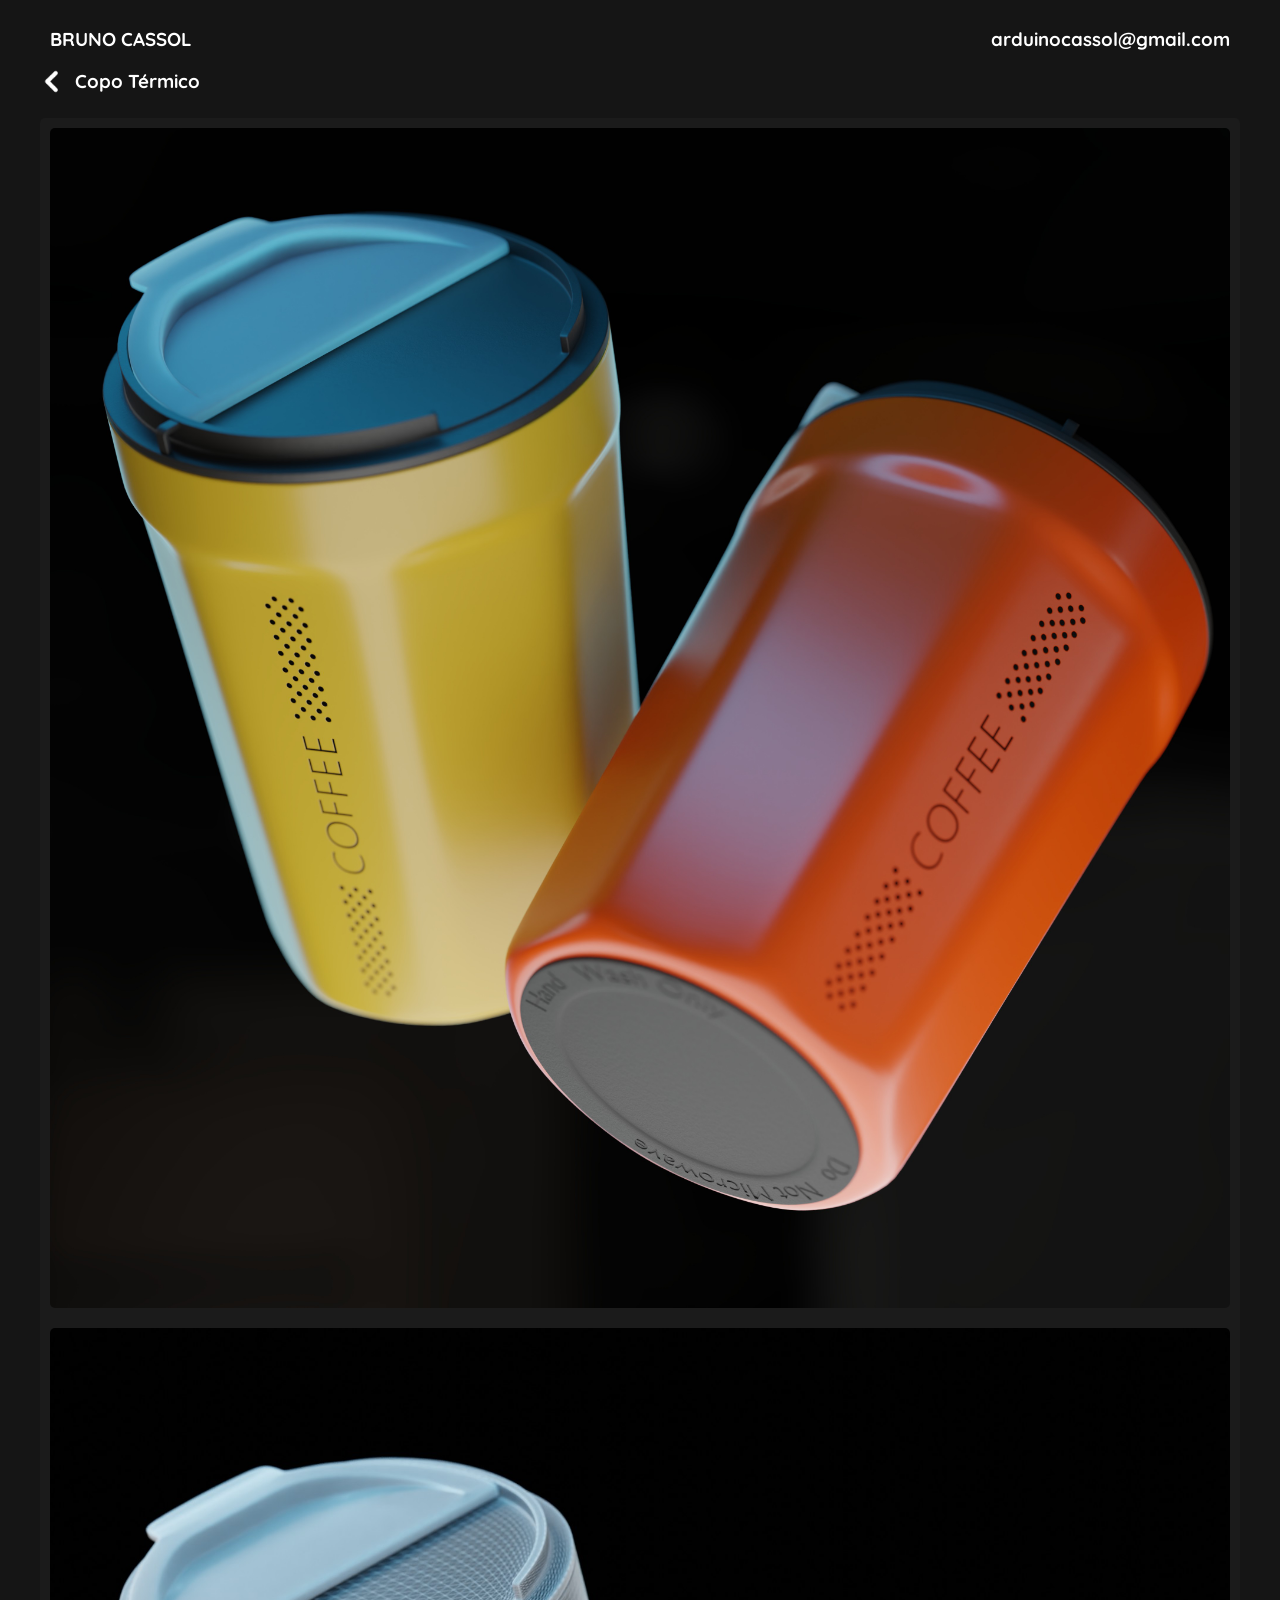
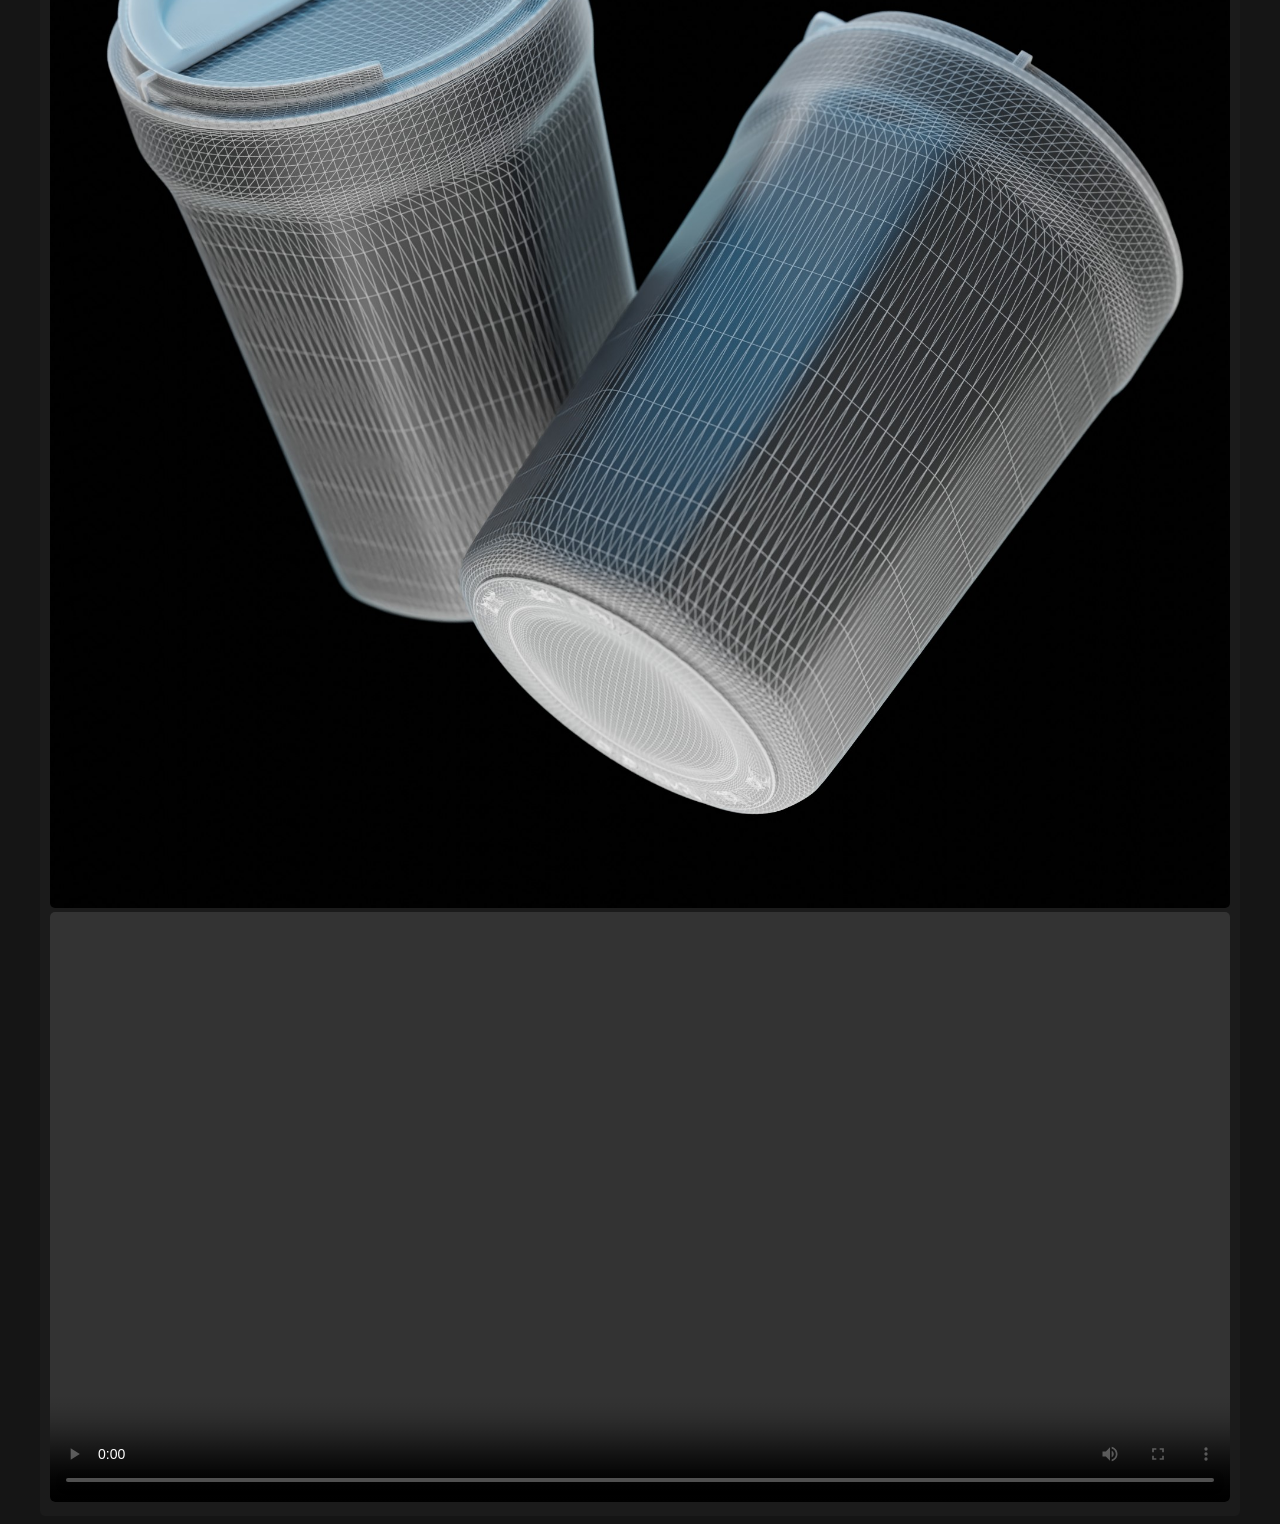
<file: projects/project05/p05.html>
<!DOCTYPE html>
<html>
    <link rel="stylesheet" type="text/css" href="/style.css">
    <script src="/slideshow.js" defer></script>
<head>
    <title>3d portfolio</title>
</head>

<body>
    
    <!-- ///////////// top bar and info /////////////-->
    
    <div class="topbar"  > 
            <div class="topbarLeft"> 
                <a href="/" style="text-decoration: none; color: white;">
                    <h3 >BRUNO CASSOL  </h3>
                </a>
            </div>
            <div class="topbarRight"> 
                 <h3>arduinocassol@gmail.com  </h3>
            </div>    
    </div>
    
    <!-- ///////////// navigation and title ///////////// -->

    <div class="navTitle">  
        
        <a class="backButtom" href="/" style="text-decoration: none; color: white;">
            <img  src="/images/backButtom.png" alt="back">
        </a> 

        
        
        <h3>Copo Térmico</h3> 
        
    </div>

    <!-- ///////////// Content page  ///////////// -->

    <div class="pageContent">    
        
        
        
        <img src="cover.jpg"> 
        </p>
        <img src="img1.jpg"> 


      
        <video controls>
            <source src="video.mp4" type="video/mp4"> 
        </video> 


    </div>

    
</body>


</html>
</file>
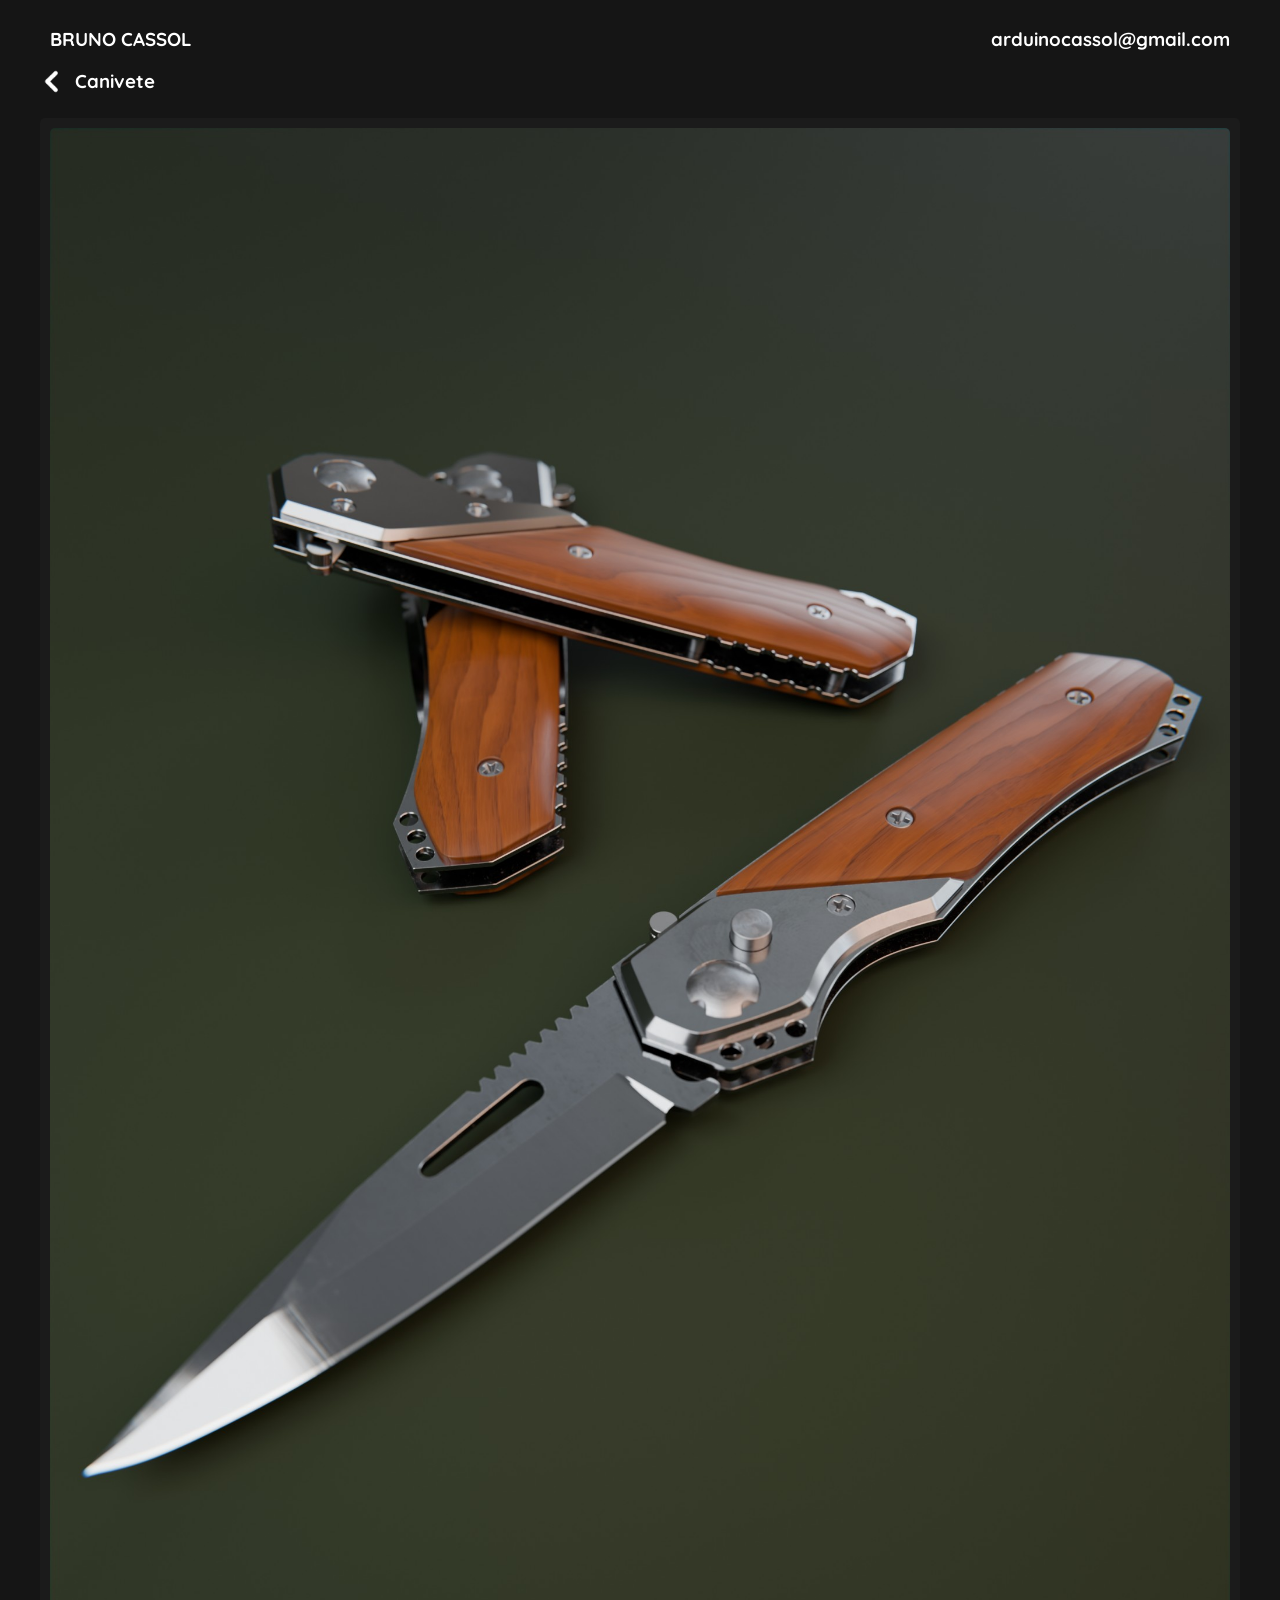
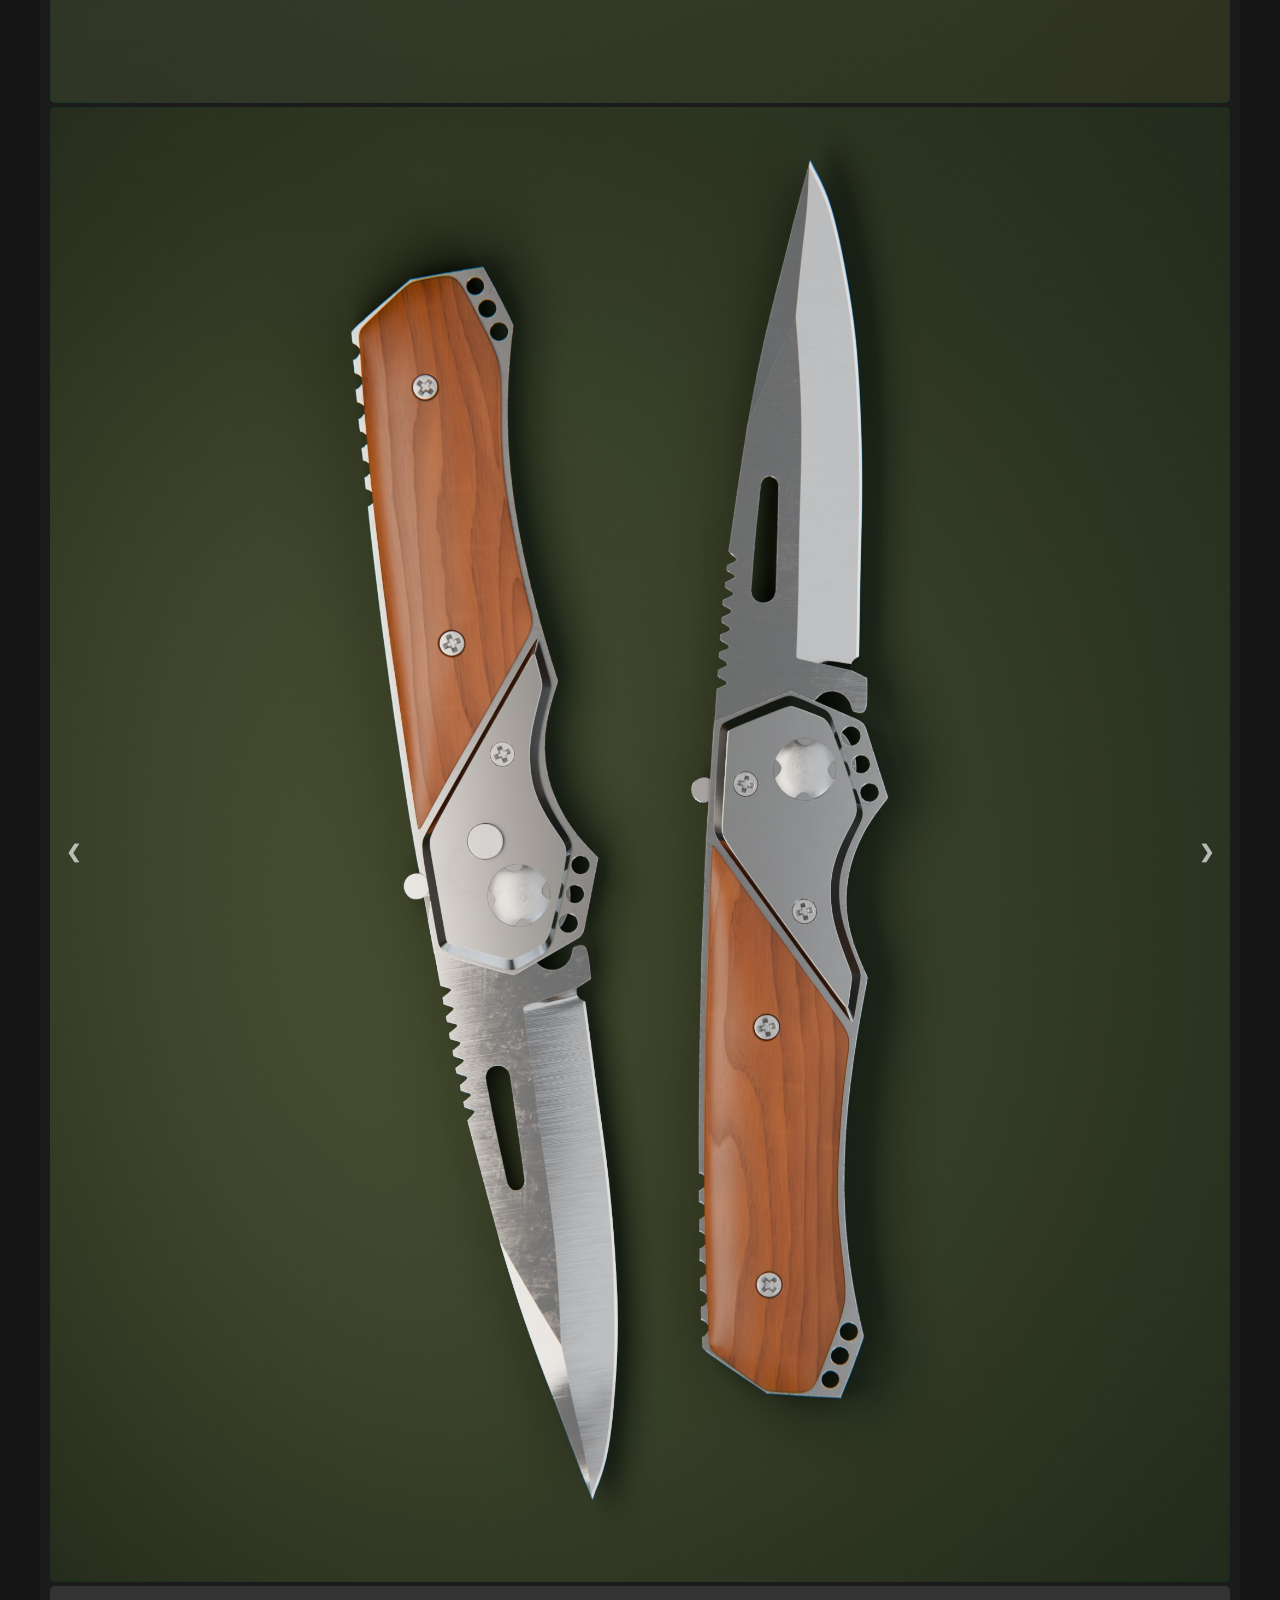
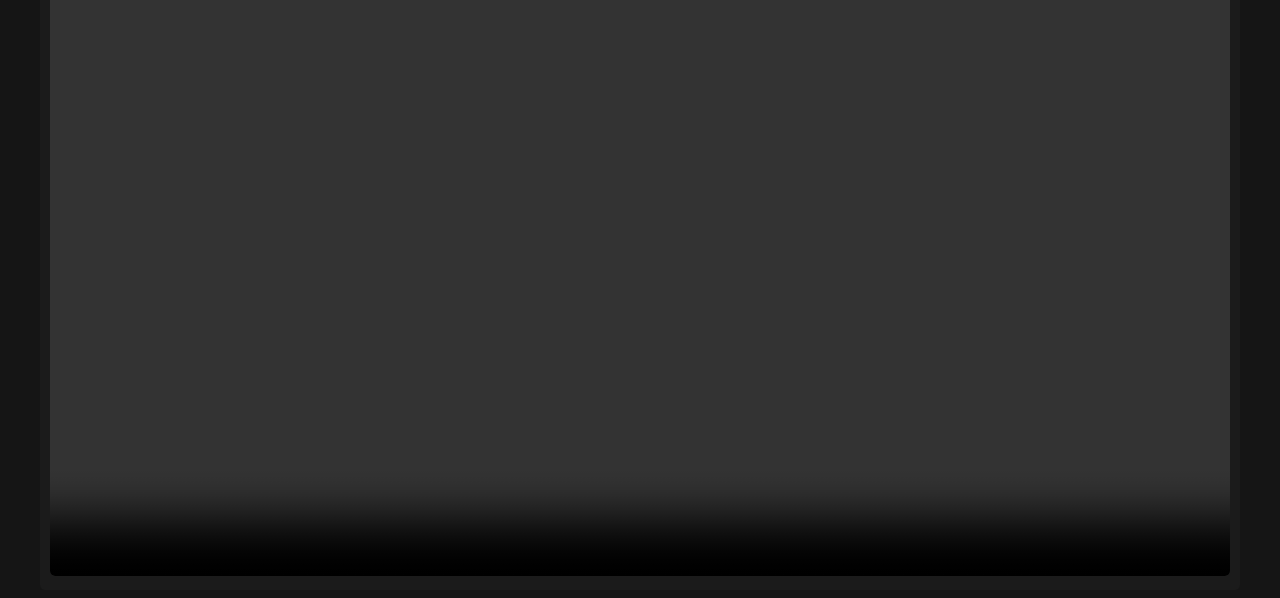
<file: projects/project16/p16.html>
<!DOCTYPE html>
<html>
    <link rel="stylesheet" type="text/css" href="/style.css">
    <script src="/slideshow.js" defer></script>
<head>
    <title>3d portfolio</title>
</head>

<body>
    
    <!-- ///////////// top bar and info /////////////-->
    
    <div class="topbar"  > 
            <div class="topbarLeft"> 
                <a href="/" style="text-decoration: none; color: white;">
                    <h3 >BRUNO CASSOL  </h3>
                </a>
            </div>
            <div class="topbarRight"> 
                 <h3>arduinocassol@gmail.com  </h3>
            </div>    
    </div>
    
    <!-- ///////////// navigation and title ///////////// -->

    <div class="navTitle">  
        
        <a class="backButtom" href="/" style="text-decoration: none; color: white;">
            <img  src="/images/backButtom.png" alt="back">
        </a> 

        
        
        <h3>Canivete</h3> 
        
    </div>

    <!-- ///////////// Content page  ///////////// -->

    <div class="pageContent">    
        

        
        <img src="img1.jpg"> 
        
        
        <!-- ///////////// Slideshow container ///////////// -->
        <div class="slideshow-container"> <!-- Full-width images with number and caption text -->

            <div class="mySlides fade">
                <img src="img2.jpg" style="width:100%">  
            </div>
            <div class="mySlides fade">
                <img src="img3.jpg" style="width:100%">
            </div>
            <div class="mySlides fade">
                <img src="img4.jpg" style="width:100%">
            </div>

            <!-- Next and previous buttons -->
            <a class="prev" onclick="plusSlides(-1)">&#10094;</a>
            <a class="next" onclick="plusSlides(1)">&#10095;</a>

        </div>  

        



        
        <video controls>
            <source src="video.mp4" type="video/mp4"> 
        </video>

    </div>

    
</body>


</html>
</file>
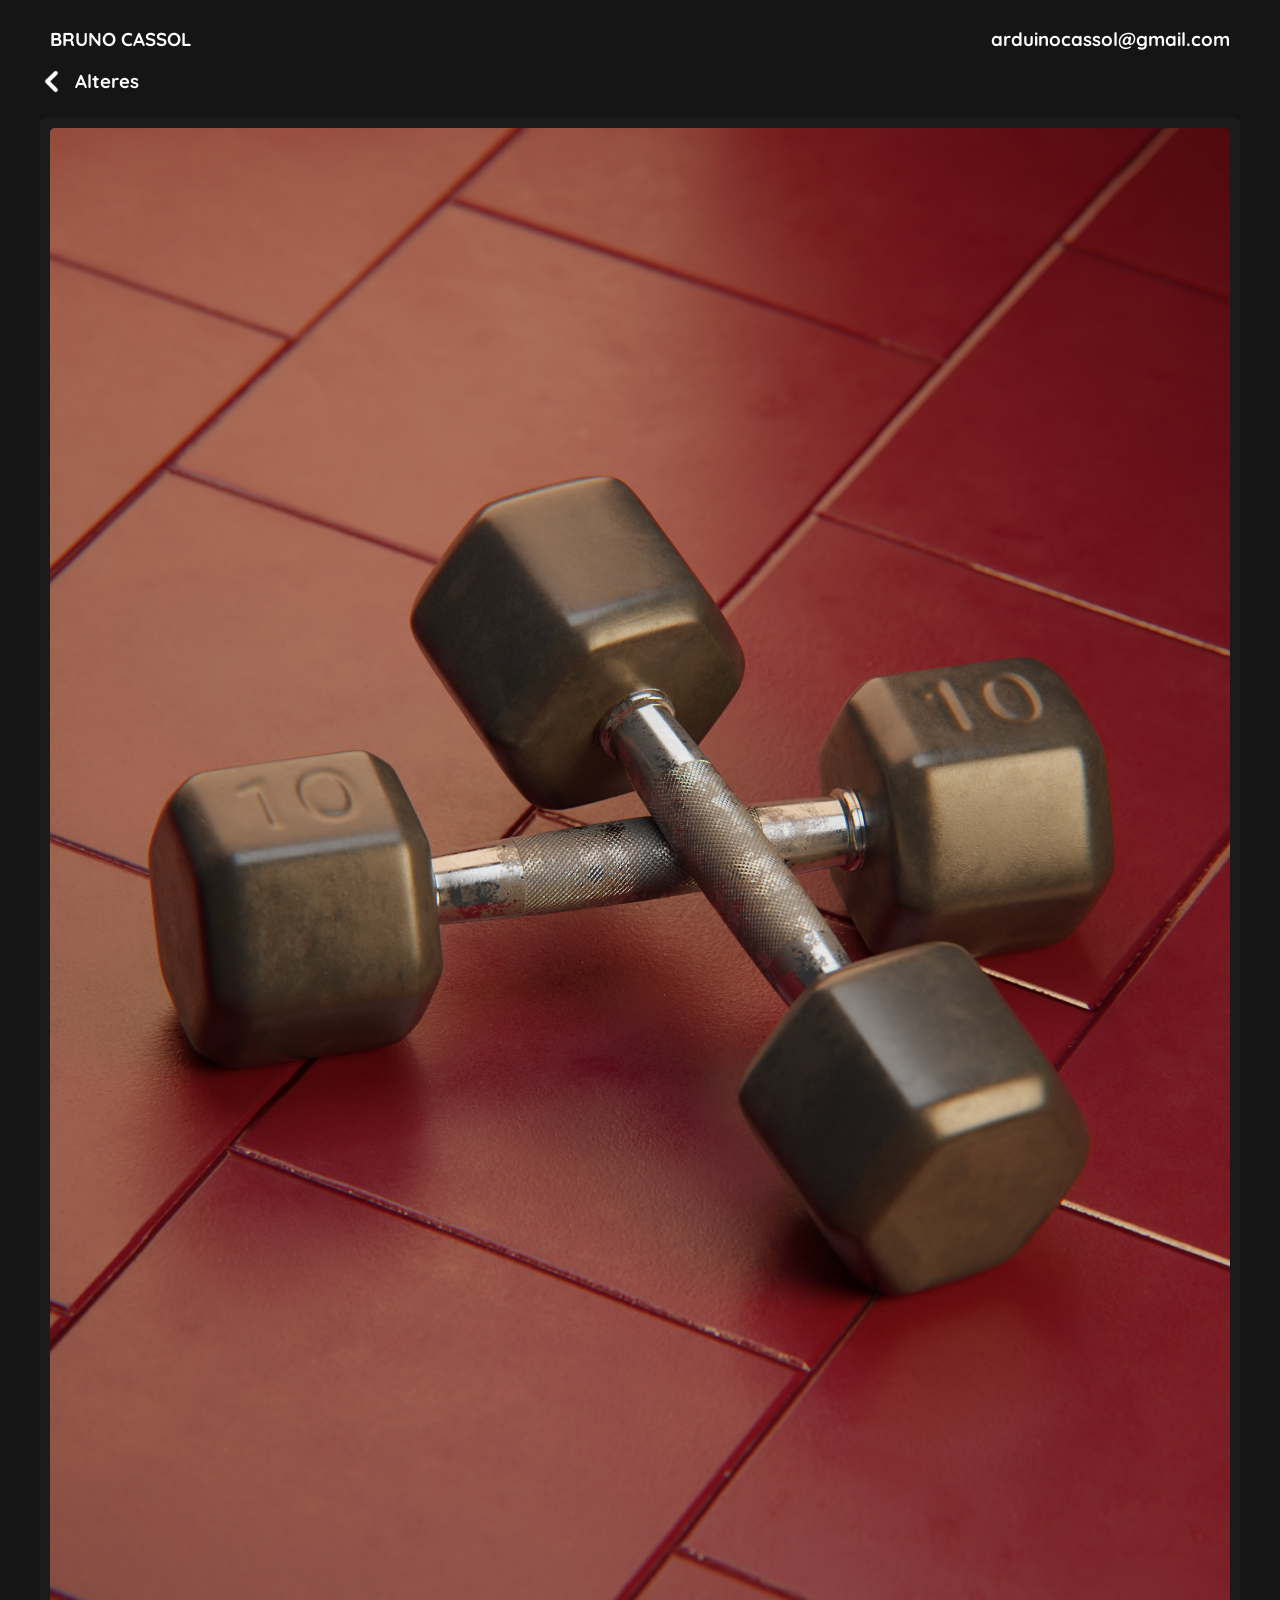
<file: projects/project17/p17.html>
<!DOCTYPE html>
<html>
    <link rel="stylesheet" type="text/css" href="/style.css">
    <script src="/slideshow.js" defer></script>
<head>
    <title>3d portfolio</title>
</head>

<body>
    
    <!-- ///////////// top bar and info /////////////-->
    
    <div class="topbar"  > 
            <div class="topbarLeft"> 
                <a href="/" style="text-decoration: none; color: white;">
                    <h3 >BRUNO CASSOL  </h3>
                </a>
            </div>
            <div class="topbarRight"> 
                 <h3>arduinocassol@gmail.com  </h3>
            </div>    
    </div>
    
    <!-- ///////////// navigation and title ///////////// -->

    <div class="navTitle">  
        
        <a class="backButtom" href="/" style="text-decoration: none; color: white;">
            <img  src="/images/backButtom.png" alt="back">
        </a> 

        
        
        <h3>Alteres</h3> 
        
    </div>

    <!-- ///////////// Content page  ///////////// -->

    <div class="pageContent">    
        
        
        
        <img src="cover.jpg"> 
        


<!--   video template       
        <video controls>
            <source src="/projects/project17/video.mp4" type="video/mp4"> 
        </video> 
-->

    </div>

    
</body>


</html>
</file>
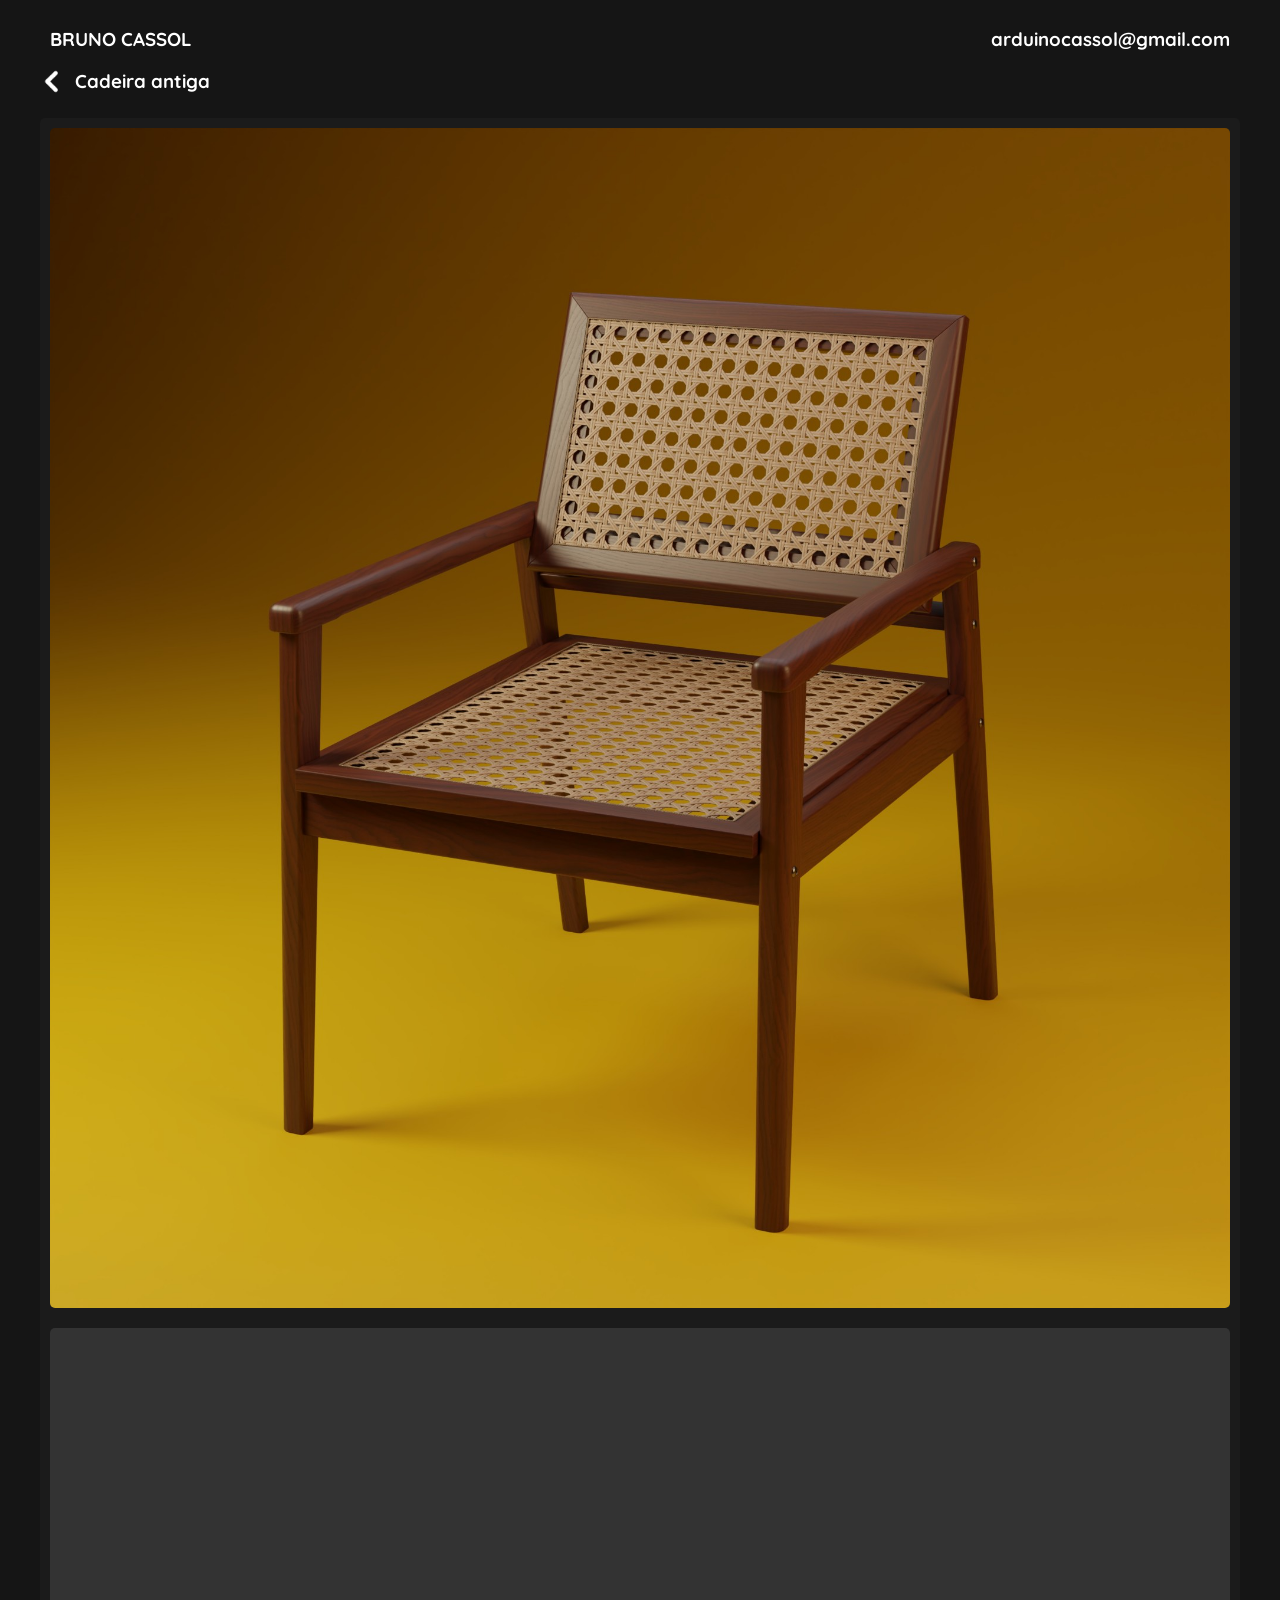
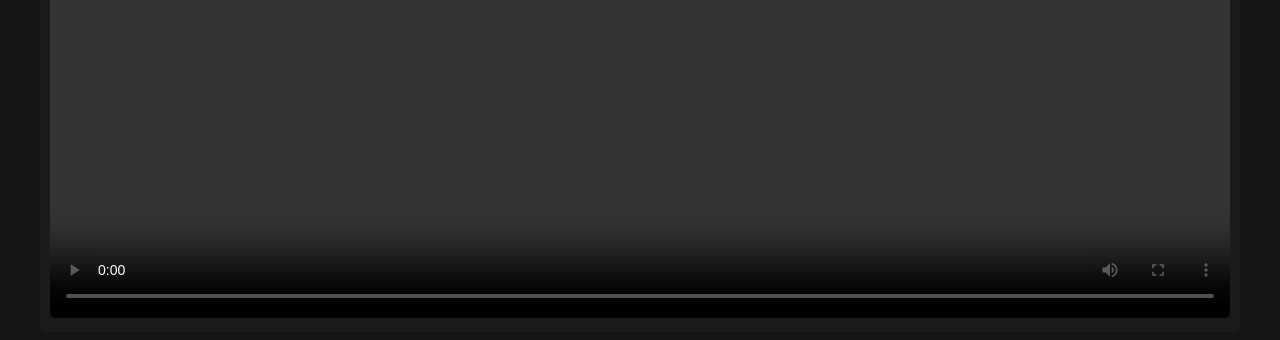
<file: projects/project18/p18.html>
<!DOCTYPE html>
<html>
    <link rel="stylesheet" type="text/css" href="/style.css">
    <script src="/slideshow.js" defer></script>
<head>
    <title>3d portfolio</title>
</head>

<body>
    
    <!-- ///////////// top bar and info /////////////-->
    
    <div class="topbar"  > 
            <div class="topbarLeft"> 
                <a href="/" style="text-decoration: none; color: white;">
                    <h3 >BRUNO CASSOL  </h3>
                </a>
            </div>
            <div class="topbarRight"> 
                 <h3>arduinocassol@gmail.com  </h3>
            </div>    
    </div>
    
    <!-- ///////////// navigation and title ///////////// -->

    <div class="navTitle">  
        
        <a class="backButtom" href="/" style="text-decoration: none; color: white;">
            <img  src="/images/backButtom.png" alt="back">
        </a> 

        <h3>Cadeira antiga</h3> 
        
    </div>

    <!-- ///////////// Content page  ///////////// -->

    <div class="pageContent">    
        

        <img src="cover.jpg"> 
        
        </p>

        <video controls>
            <source src="video.mp4" type="video/mp4"> 
        </video>

    </div>

    
</body>


</html>
</file>
<file: style.css>
@import url('https://fonts.googleapis.com/css2?family=Quicksand:wght@300..700&display=swap');

body {
    background-color: rgb(21, 21, 21);
    font-family: "Quicksand", sans-serif;
    font-optical-sizing: auto;
    font-weight: lighter ;
    font-style: normal;
    
    color: white;
    max-width: 1200px;
    margin-left: auto;
    margin-right: auto;
    
}
.topbar{
    
    padding: 0;
    height: auto;
    border-radius: 5px;
    display: flex;
    width: 100%;
    font-weight:0;

    
    
}

.topbarLeft {
    flex: 1;
    margin-left: 10px;

    
}
.topbarRight {
    margin-right: 10px;
}

.content{
    position: relative;
    display: flex;
}

div.page {
    width: auto;
    padding-top: 10px;
    position: relative;
    
}   

.grid {
    display: grid;
    grid-template-columns: repeat(auto-fit, minmax(min(300px, 100%),1fr));
    gap: 10px;
}

.card {
    height: 400px;
    width: auto;
    background-color: #444444;
    overflow: hidden;
    border-radius: 5px;
    
}

.card img {
    height: 100%;
    width: 100%;
    object-fit:cover;
    
}

.buttom {
    width: 32px;
    height: 32px;
    border-radius: 5px;
    margin: 20px;
    margin-top: 30px;
    position: absolute;

}

/* content page styling  */
.navTitle {
    display: flex;
    
}
.navTitle h3 {
    position: flex;
    margin: 0px;
    
  
    
}
 .backButtom img{ /* back buttom */
    position: relative;
    width: 35px;
    padding-right: 10px;
}
.pageContent {
    background-color: #1b1b1b;
    margin-top: 20px;
    border-radius: 5px;
    padding: 10px;
}
.pageContent img { 
    width: 100%;
    border-radius: 5px;

}
.pageContent video {
    width: 100%;
    height: 100%;
    border-radius: 5px;
}








/* ////////////// Slideshow /////////////// */

* {box-sizing:border-box}

/* Slideshow container */
.slideshow-container {
  max-width: 100%;
  position: relative;
  margin: auto;
}

/* Hide the images by default */
.mySlides {
  display: none;
}

/* Next & previous buttons */
.prev, .next {
  cursor: pointer;
  position: absolute;
  top: 50%;
  width: auto;
  margin-top: -22px;
  padding: 16px;
  color: rgba(255, 255, 255, 0.664);
  font-weight: bold;
  font-size: 18px;
  transition: 0.6s ease;
  border-radius: 0 3px 3px 0;
  user-select: none;
}

/* Position the "next button" to the right */
.next {
  right: 0;
  border-radius: 3px 0 0 3px;
}

/* On hover, add a black background color with a little bit see-through */
.prev:hover, .next:hover {
  background-color: rgba(0,0,0,0.8);
}

.fade {
  animation-name: fade;
  animation-duration: 1.5s;
}

@keyframes fade {
  from {opacity: .4}
  to {opacity: 1}
}

/* ////////////// Slideshow /////////////// */
</file>
